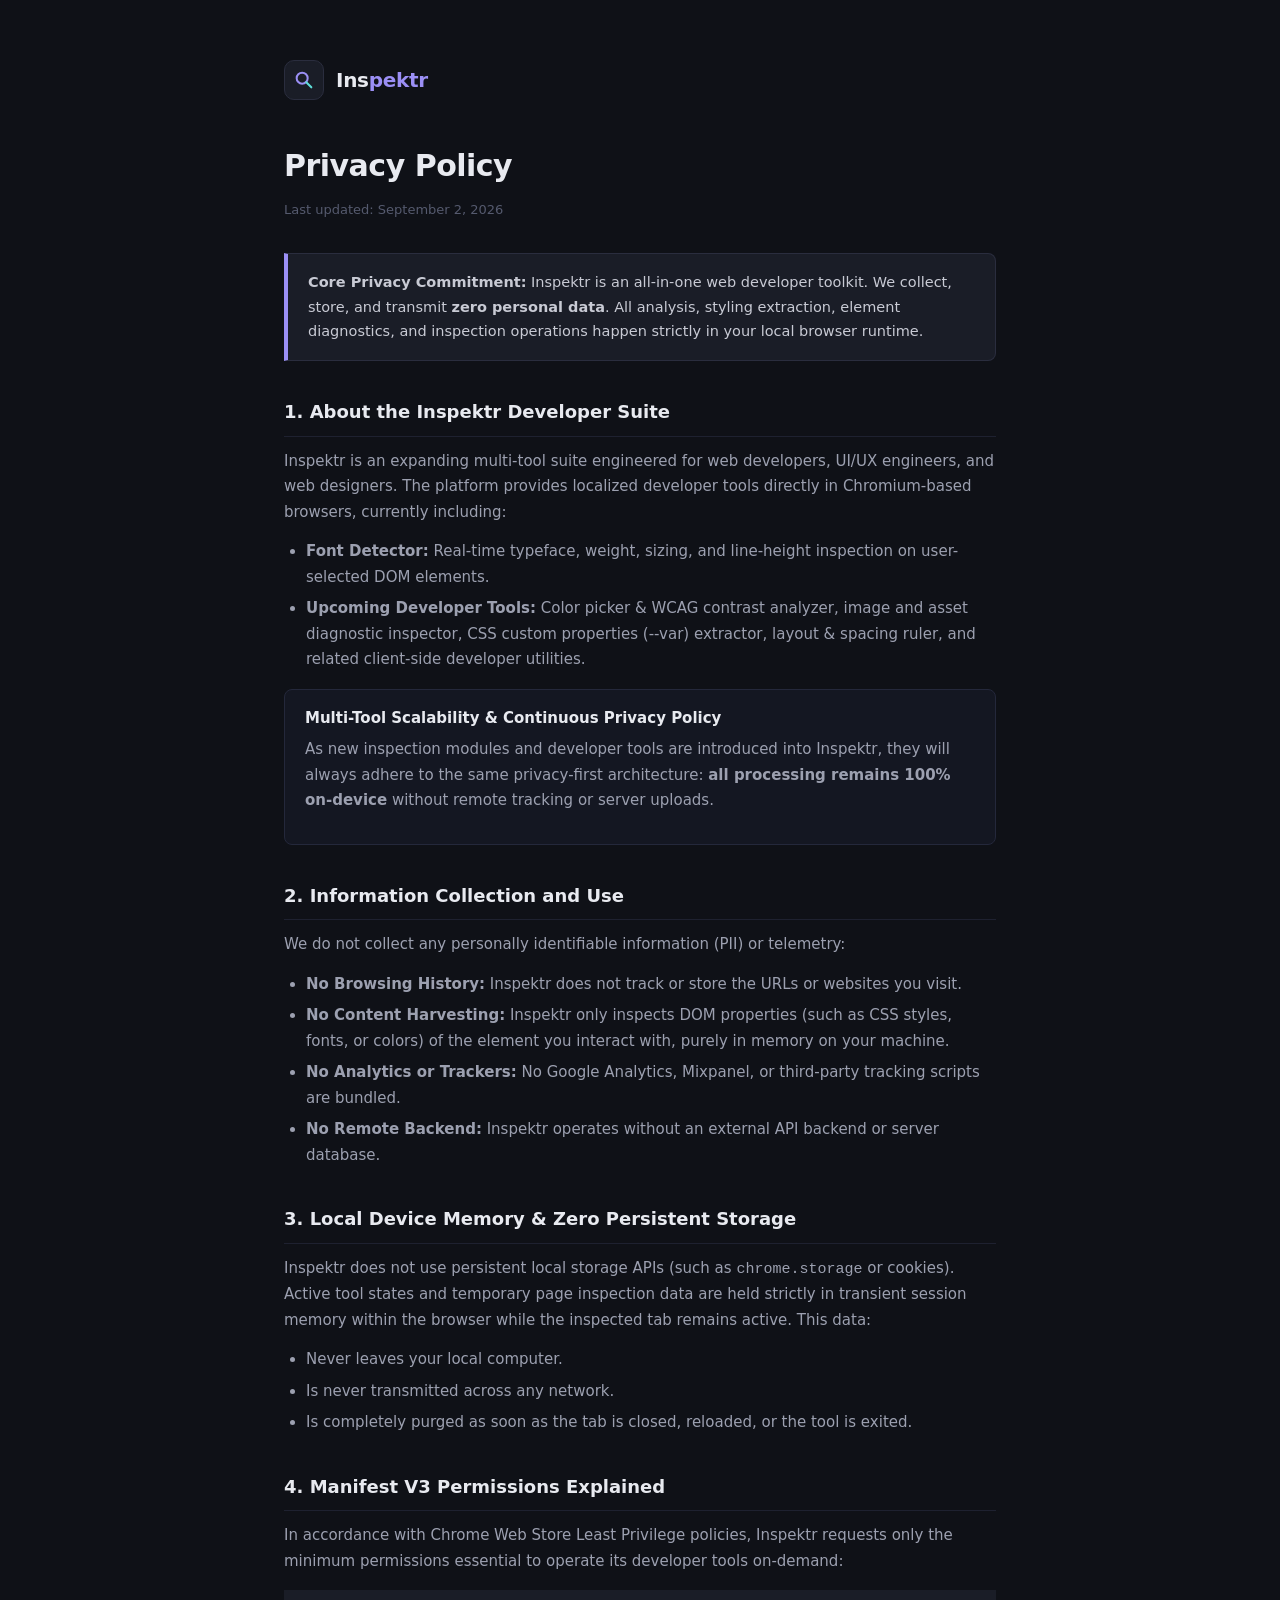
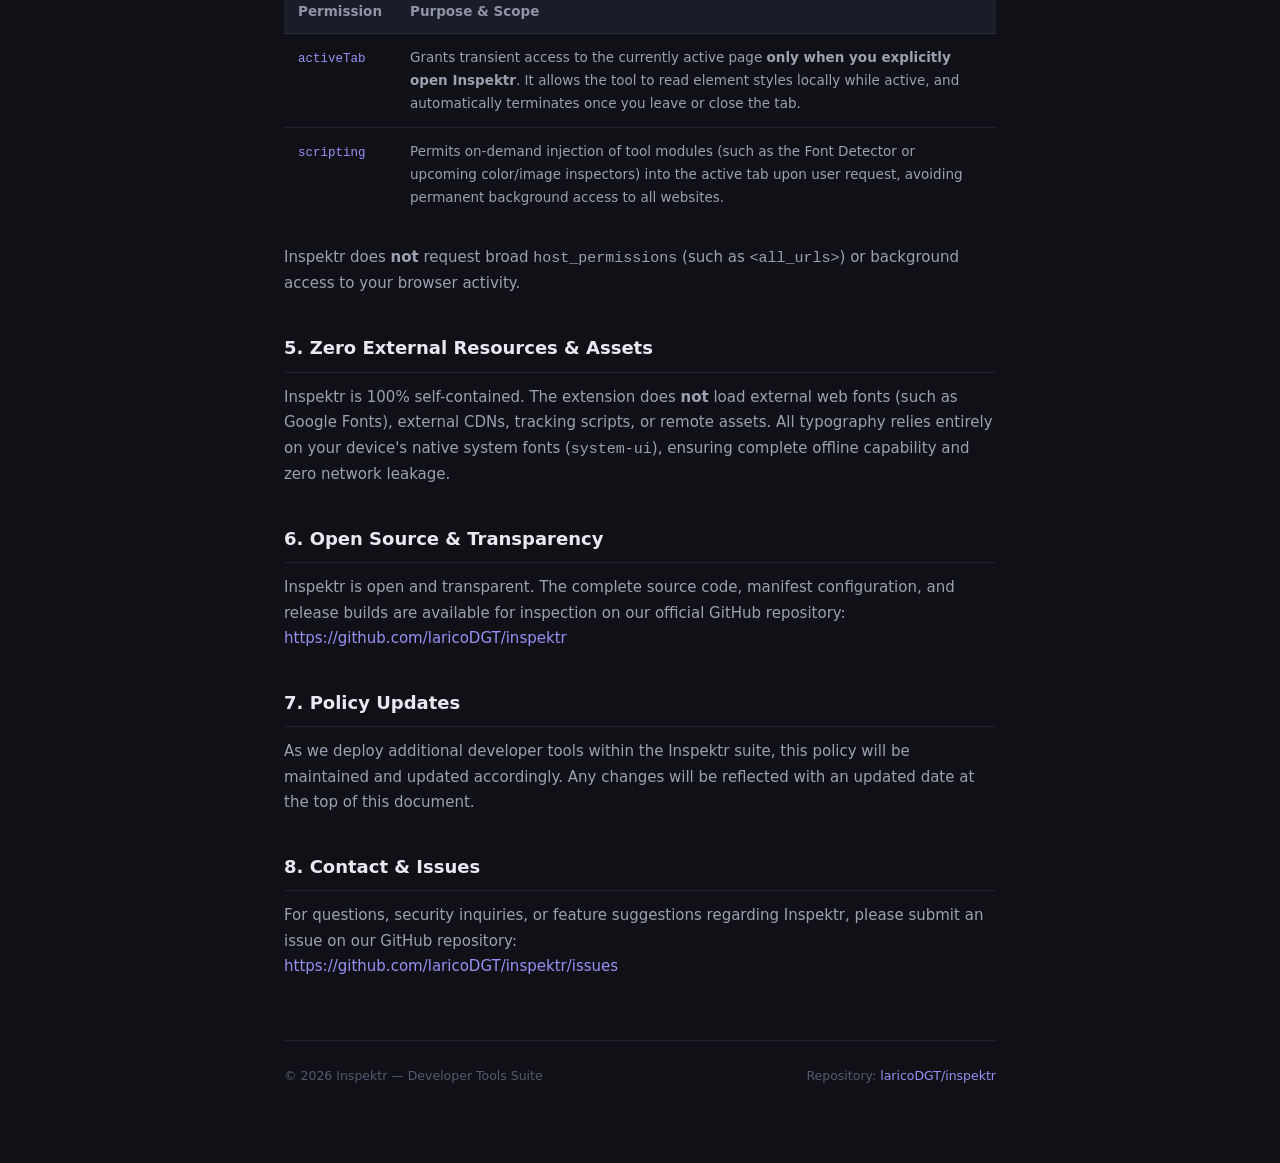
<file: privacy/index.html>
<!DOCTYPE html>
<html lang="en">
<head>
  <meta charset="UTF-8" />
  <meta name="viewport" content="width=device-width, initial-scale=1.0" />
  <title>Inspektr — Privacy Policy</title>
  <style>
    *, *::before, *::after { box-sizing: border-box; margin: 0; padding: 0; }

    body {
      font-family: system-ui, -apple-system, sans-serif;
      background: #0F1117;
      color: #C8CAD4;
      line-height: 1.7;
      font-size: 15px;
      -webkit-font-smoothing: antialiased;
    }

    .container {
      max-width: 760px;
      margin: 0 auto;
      padding: 60px 24px 80px;
    }

    .logo {
      display: flex;
      align-items: center;
      gap: 12px;
      margin-bottom: 40px;
    }

    .logo-icon {
      width: 40px;
      height: 40px;
      background: #1A1D27;
      border: 1px solid #2A2D3E;
      border-radius: 10px;
      display: flex;
      align-items: center;
      justify-content: center;
    }

    .logo-name {
      font-size: 20px;
      font-weight: 700;
      color: #E8EAF0;
      letter-spacing: -0.3px;
    }

    .logo-name span { color: #9B8FF5; }

    h1 {
      font-size: 30px;
      font-weight: 700;
      color: #E8EAF0;
      letter-spacing: -0.5px;
      margin-bottom: 8px;
    }

    .updated {
      font-size: 13px;
      color: #555A6E;
      margin-bottom: 32px;
    }

    h2 {
      font-size: 18px;
      font-weight: 600;
      color: #E8EAF0;
      margin: 36px 0 12px;
      padding-bottom: 8px;
      border-bottom: 1px solid #1E2130;
    }

    p { margin-bottom: 14px; color: #9CA0B0; }

    ul {
      margin: 8px 0 16px 22px;
      color: #9CA0B0;
    }
    ul li { margin-bottom: 6px; }

    .highlight {
      background: #1A1D27;
      border: 1px solid #2A2D3E;
      border-left: 4px solid #9B8FF5;
      border-radius: 0 8px 8px 0;
      padding: 16px 20px;
      margin: 24px 0;
      color: #C8CAD4;
      font-size: 14.5px;
    }

    .suite-card {
      background: #141722;
      border: 1px solid #24283B;
      border-radius: 8px;
      padding: 16px 20px;
      margin: 16px 0 20px;
    }

    .suite-card h3 {
      font-size: 15px;
      color: #E8EAF0;
      margin-bottom: 6px;
    }

    .permission-table {
      width: 100%;
      border-collapse: collapse;
      margin: 16px 0 24px;
      font-size: 13.5px;
    }

    .permission-table th {
      text-align: left;
      padding: 10px 14px;
      background: #1A1D27;
      color: #8E93A6;
      font-weight: 600;
      border-bottom: 1px solid #2A2D3E;
    }

    .permission-table td {
      padding: 12px 14px;
      border-bottom: 1px solid #1E2130;
      color: #9CA0B0;
      vertical-align: top;
    }

    .permission-table tr:last-child td { border-bottom: none; }

    .permission-name {
      font-family: 'JetBrains Mono', 'Fira Code', monospace;
      color: #9B8FF5;
      font-size: 12.5px;
      white-space: nowrap;
    }

    a { color: #9B8FF5; text-decoration: none; }
    a:hover { text-decoration: underline; }

    footer {
      margin-top: 60px;
      padding-top: 24px;
      border-top: 1px solid #1E2130;
      font-size: 12.5px;
      color: #555A6E;
      display: flex;
      justify-content: space-between;
      flex-wrap: wrap;
      gap: 12px;
    }
  </style>
</head>
<body>
  <div class="container">

    <!-- Header Logo -->
    <div class="logo">
      <div class="logo-icon">
        <svg width="22" height="22" viewBox="0 0 24 24" fill="none">
          <circle cx="10" cy="10" r="6" stroke="#9B8FF5" stroke-width="2.2"/>
          <line x1="14.5" y1="14.5" x2="20" y2="20" stroke="#5FDDD8" stroke-width="2.2" stroke-linecap="round"/>
        </svg>
      </div>
      <span class="logo-name">Ins<span>pektr</span></span>
    </div>

    <h1>Privacy Policy</h1>
    <p class="updated">Last updated: September 2, 2026</p>

    <div class="highlight">
      <strong>Core Privacy Commitment:</strong> Inspektr is an all-in-one web developer toolkit. We collect, store, and transmit <strong>zero personal data</strong>. All analysis, styling extraction, element diagnostics, and inspection operations happen strictly in your local browser runtime.
    </div>

    <h2>1. About the Inspektr Developer Suite</h2>
    <p>
      Inspektr is an expanding multi-tool suite engineered for web developers, UI/UX engineers, and web designers. The platform provides localized developer tools directly in Chromium-based browsers, currently including:
    </p>
    <ul>
      <li><strong>Font Detector:</strong> Real-time typeface, weight, sizing, and line-height inspection on user-selected DOM elements.</li>
      <li><strong>Upcoming Developer Tools:</strong> Color picker & WCAG contrast analyzer, image and asset diagnostic inspector, CSS custom properties (--var) extractor, layout & spacing ruler, and related client-side developer utilities.</li>
    </ul>
    <div class="suite-card">
      <h3>Multi-Tool Scalability & Continuous Privacy Policy</h3>
      <p>
        As new inspection modules and developer tools are introduced into Inspektr, they will always adhere to the same privacy-first architecture: <strong>all processing remains 100% on-device</strong> without remote tracking or server uploads.
      </p>
    </div>

    <h2>2. Information Collection and Use</h2>
    <p>We do not collect any personally identifiable information (PII) or telemetry:</p>
    <ul>
      <li><strong>No Browsing History:</strong> Inspektr does not track or store the URLs or websites you visit.</li>
      <li><strong>No Content Harvesting:</strong> Inspektr only inspects DOM properties (such as CSS styles, fonts, or colors) of the element you interact with, purely in memory on your machine.</li>
      <li><strong>No Analytics or Trackers:</strong> No Google Analytics, Mixpanel, or third-party tracking scripts are bundled.</li>
      <li><strong>No Remote Backend:</strong> Inspektr operates without an external API backend or server database.</li>
    </ul>

    <h2>3. Local Device Memory & Zero Persistent Storage</h2>
    <p>
      Inspektr does not use persistent local storage APIs (such as <code>chrome.storage</code> or cookies). Active tool states and temporary page inspection data are held strictly in transient session memory within the browser while the inspected tab remains active. This data:
    </p>
    <ul>
      <li>Never leaves your local computer.</li>
      <li>Is never transmitted across any network.</li>
      <li>Is completely purged as soon as the tab is closed, reloaded, or the tool is exited.</li>
    </ul>

    <h2>4. Manifest V3 Permissions Explained</h2>
    <p>
      In accordance with Chrome Web Store Least Privilege policies, Inspektr requests only the minimum permissions essential to operate its developer tools on-demand:
    </p>

    <table class="permission-table">
      <tr>
        <th>Permission</th>
        <th>Purpose & Scope</th>
      </tr>
      <tr>
        <td><span class="permission-name">activeTab</span></td>
        <td>
          Grants transient access to the currently active page <strong>only when you explicitly open Inspektr</strong>. It allows the tool to read element styles locally while active, and automatically terminates once you leave or close the tab.
        </td>
      </tr>
      <tr>
        <td><span class="permission-name">scripting</span></td>
        <td>
          Permits on-demand injection of tool modules (such as the Font Detector or upcoming color/image inspectors) into the active tab upon user request, avoiding permanent background access to all websites.
        </td>
      </tr>
    </table>

    <p>
      Inspektr does <strong>not</strong> request broad <code>host_permissions</code> (such as <code>&lt;all_urls&gt;</code>) or background access to your browser activity.
    </p>

    <h2>5. Zero External Resources & Assets</h2>
    <p>
      Inspektr is 100% self-contained. The extension does <strong>not</strong> load external web fonts (such as Google Fonts), external CDNs, tracking scripts, or remote assets. All typography relies entirely on your device's native system fonts (<code>system-ui</code>), ensuring complete offline capability and zero network leakage.
    </p>

    <h2>6. Open Source & Transparency</h2>
    <p>
      Inspektr is open and transparent. The complete source code, manifest configuration, and release builds are available for inspection on our official GitHub repository:
      <br/>
      <a href="https://github.com/laricoDGT/inspektr" target="_blank" rel="noopener">
        https://github.com/laricoDGT/inspektr
      </a>
    </p>

    <h2>7. Policy Updates</h2>
    <p>
      As we deploy additional developer tools within the Inspektr suite, this policy will be maintained and updated accordingly. Any changes will be reflected with an updated date at the top of this document.
    </p>

    <h2>8. Contact & Issues</h2>
    <p>
      For questions, security inquiries, or feature suggestions regarding Inspektr, please submit an issue on our GitHub repository:
      <br/>
      <a href="https://github.com/laricoDGT/inspektr/issues" target="_blank" rel="noopener">
        https://github.com/laricoDGT/inspektr/issues
      </a>
    </p>

    <footer>
      <span>&copy; 2026 Inspektr — Developer Tools Suite</span>
      <span>Repository: <a href="https://github.com/laricoDGT/inspektr" target="_blank" rel="noopener">laricoDGT/inspektr</a></span>
    </footer>

  </div>
</body>
</html>
</file>
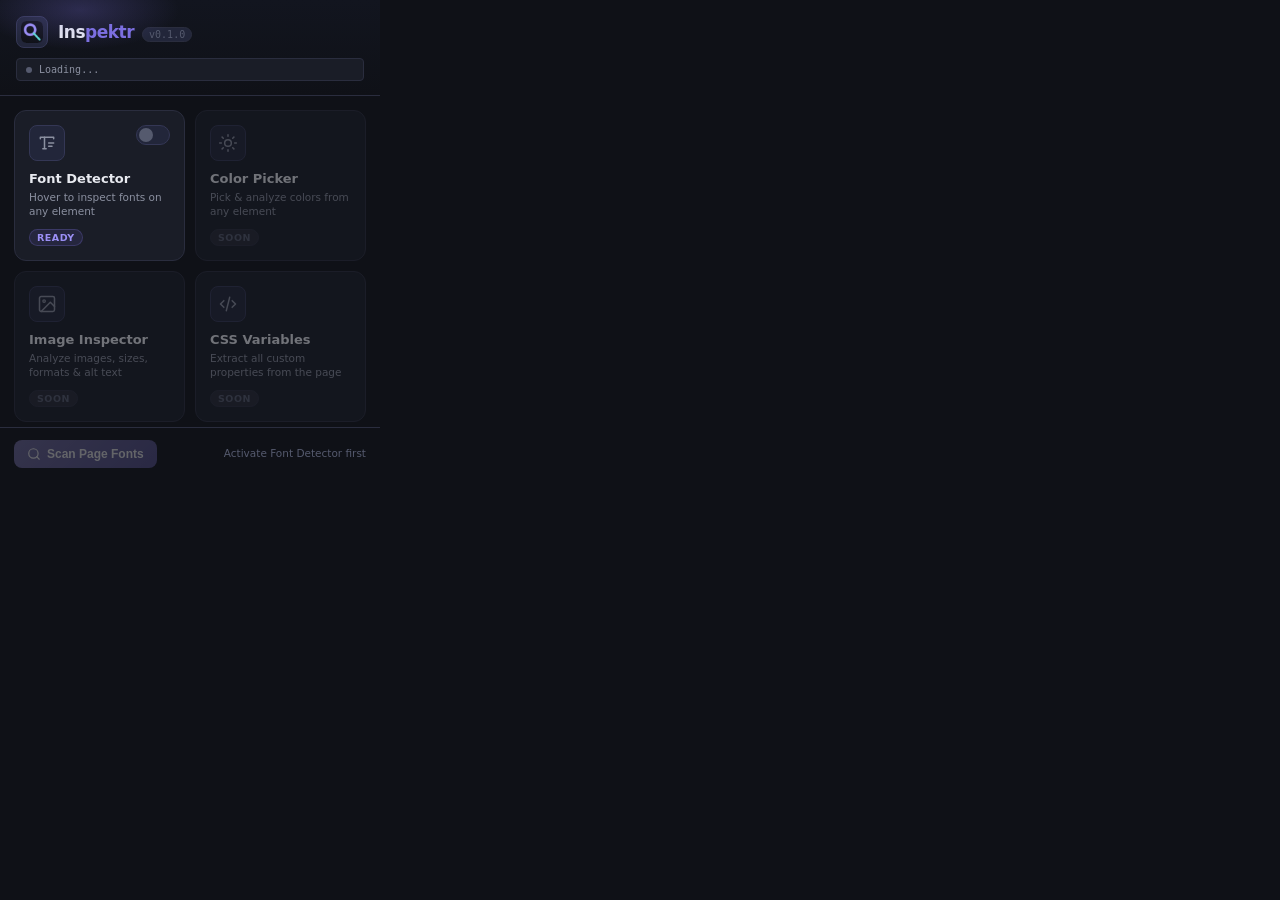
<file: popup/popup.html>
<!DOCTYPE html>
<html lang="en">
<head>
  <meta charset="UTF-8" />
  <meta name="viewport" content="width=device-width, initial-scale=1.0" />
  <title>Inspektr — Developer Toolkit</title>
  <link rel="stylesheet" href="popup.css" />
</head>
<body>

  <!-- ═══════════════════════════════════════ HEADER ═══ -->
  <header class="header">
    <div class="header-logo">
      <div class="logo-icon" aria-hidden="true">
        <img src="../assets/icons/icon32.png" alt="Inspektr" width="22" height="22" />
      </div>
      <div class="logo-text">
        <span class="logo-name">Ins<span class="logo-accent">pektr</span></span>
        <span class="logo-version">v0.1.0</span>
      </div>
    </div>
    <div class="header-tab" id="current-tab-info">
      <span class="tab-dot" id="tab-dot"></span>
      <span class="tab-url" id="tab-url">Loading...</span>
    </div>
  </header>

  <!-- ═══════════════════════════════════════ TOOLS ════ -->
  <main class="tools-grid">

    <!-- Font Detector -->
    <div class="tool-card" id="tool-font-detector" role="button" tabindex="0" aria-label="Toggle Font Detector">
      <div class="tool-card-header">
        <div class="tool-icon-wrap">
          <svg class="tool-icon" width="20" height="20" viewBox="0 0 24 24" fill="none" xmlns="http://www.w3.org/2000/svg">
            <path d="M4 7V5h16v2" stroke="currentColor" stroke-width="1.8" stroke-linecap="round" stroke-linejoin="round"/>
            <path d="M9 5v14m0 0h-2m2 0h2" stroke="currentColor" stroke-width="1.8" stroke-linecap="round" stroke-linejoin="round"/>
            <path d="M14 12h6M14 16h4" stroke="currentColor" stroke-width="1.8" stroke-linecap="round" stroke-linejoin="round"/>
          </svg>
        </div>
        <div class="tool-toggle" id="font-detector-toggle" role="switch" aria-checked="false">
          <span class="toggle-knob"></span>
        </div>
      </div>
      <div class="tool-info">
        <p class="tool-name">Font Detector</p>
        <p class="tool-desc">Hover to inspect fonts on any element</p>
      </div>
      <div class="tool-badge ready-badge" id="font-detector-badge">Ready</div>
    </div>

    <!-- Color Picker — COMING SOON -->
    <div class="tool-card coming-soon" aria-disabled="true" aria-label="Color Picker (coming soon)">
      <div class="tool-card-header">
        <div class="tool-icon-wrap">
          <svg class="tool-icon" width="20" height="20" viewBox="0 0 24 24" fill="none" xmlns="http://www.w3.org/2000/svg">
            <circle cx="12" cy="12" r="4" stroke="currentColor" stroke-width="1.8"/>
            <path d="M12 2v2M12 20v2M2 12h2M20 12h2M4.93 4.93l1.41 1.41M17.66 17.66l1.41 1.41M4.93 19.07l1.41-1.41M17.66 6.34l1.41-1.41" stroke="currentColor" stroke-width="1.8" stroke-linecap="round"/>
          </svg>
        </div>
      </div>
      <div class="tool-info">
        <p class="tool-name">Color Picker</p>
        <p class="tool-desc">Pick & analyze colors from any element</p>
      </div>
      <div class="tool-badge soon-badge">Soon</div>
    </div>

    <!-- Image Inspector — COMING SOON -->
    <div class="tool-card coming-soon" aria-disabled="true" aria-label="Image Inspector (coming soon)">
      <div class="tool-card-header">
        <div class="tool-icon-wrap">
          <svg class="tool-icon" width="20" height="20" viewBox="0 0 24 24" fill="none" xmlns="http://www.w3.org/2000/svg">
            <rect x="3" y="3" width="18" height="18" rx="2" stroke="currentColor" stroke-width="1.8"/>
            <circle cx="8.5" cy="8.5" r="1.5" stroke="currentColor" stroke-width="1.5"/>
            <path d="M21 15l-5-5L5 21" stroke="currentColor" stroke-width="1.8" stroke-linecap="round" stroke-linejoin="round"/>
          </svg>
        </div>
      </div>
      <div class="tool-info">
        <p class="tool-name">Image Inspector</p>
        <p class="tool-desc">Analyze images, sizes, formats & alt text</p>
      </div>
      <div class="tool-badge soon-badge">Soon</div>
    </div>

    <!-- CSS Variables — COMING SOON -->
    <div class="tool-card coming-soon" aria-disabled="true" aria-label="CSS Variables (coming soon)">
      <div class="tool-card-header">
        <div class="tool-icon-wrap">
          <svg class="tool-icon" width="20" height="20" viewBox="0 0 24 24" fill="none" xmlns="http://www.w3.org/2000/svg">
            <path d="M7 8l-4 4 4 4M17 8l4 4-4 4M14 4l-4 16" stroke="currentColor" stroke-width="1.8" stroke-linecap="round" stroke-linejoin="round"/>
          </svg>
        </div>
      </div>
      <div class="tool-info">
        <p class="tool-name">CSS Variables</p>
        <p class="tool-desc">Extract all custom properties from the page</p>
      </div>
      <div class="tool-badge soon-badge">Soon</div>
    </div>

  </main>

  <!-- ═══════════════════════════════════════ SCAN PANEL ══ -->
  <section class="scan-panel" id="scan-panel" hidden>
    <div class="scan-header">
      <span class="scan-title">Fonts on this page</span>
      <button class="scan-close" id="scan-close" aria-label="Close scan results">✕</button>
    </div>
    <ul class="fonts-list" id="fonts-list" role="list">
      <!-- Populated by popup.js -->
    </ul>
  </section>

  <!-- ═══════════════════════════════════════ FOOTER ══════ -->
  <footer class="footer">
    <button class="scan-btn" id="scan-page-btn" disabled>
      <svg width="14" height="14" viewBox="0 0 24 24" fill="none" xmlns="http://www.w3.org/2000/svg">
        <circle cx="11" cy="11" r="8" stroke="currentColor" stroke-width="2"/>
        <path d="M21 21l-4.35-4.35" stroke="currentColor" stroke-width="2" stroke-linecap="round"/>
      </svg>
      Scan Page Fonts
    </button>
    <span class="footer-hint" id="footer-hint">Activate Font Detector first</span>
  </footer>

  <script src="popup.js" type="module"></script>
</body>
</html>
</file>
<file: popup/popup.css>
/* =====================================================
   Inspektr Popup — Design System & UI Styles
   ===================================================== */

/* ── Reset & Base ─────────────────────────────────── */
*, *::before, *::after {
  box-sizing: border-box;
  margin: 0;
  padding: 0;
}

:root {
  --bg:           #0F1117;
  --surface:      #1A1D27;
  --surface-2:    #22263A;
  --border:       #2A2D3E;
  --border-light: #343755;
  --accent:       #7C6FE0;
  --accent-2:     #4ECDC4;
  --accent-glow:  rgba(124, 111, 224, 0.25);
  --text:         #E8EAF0;
  --text-muted:   #8B90A0;
  --text-dim:     #555A6E;
  --success:      #10B981;
  --warning:      #F59E0B;
  --danger:       #EF4444;

  --radius-sm:    4px;
  --radius-md:    8px;
  --radius-lg:    12px;
  --radius-xl:    16px;

  --transition:   all 0.2s cubic-bezier(0.4, 0, 0.2, 1);
  --transition-slow: all 0.35s cubic-bezier(0.4, 0, 0.2, 1);
}

html {
  font-size: 14px;
  -webkit-font-smoothing: antialiased;
  -moz-osx-font-smoothing: grayscale;
}

body {
  font-family: system-ui, -apple-system, BlinkMacSystemFont, 'Segoe UI', Roboto, sans-serif;
  background: var(--bg);
  color: var(--text);
  width: 380px;
  min-height: 480px;
  max-height: 600px;
  overflow: hidden;
  display: flex;
  flex-direction: column;
  user-select: none;
}

/* ── Header ───────────────────────────────────────── */
.header {
  display: flex;
  flex-direction: column;
  gap: 10px;
  padding: 16px 16px 14px;
  border-bottom: 1px solid var(--border);
  background: linear-gradient(180deg, #12151F 0%, var(--bg) 100%);
  position: relative;
  overflow: hidden;
}

.header::before {
  content: '';
  position: absolute;
  top: -30px;
  left: -20px;
  width: 200px;
  height: 80px;
  background: radial-gradient(ellipse, var(--accent-glow) 0%, transparent 70%);
  pointer-events: none;
}

.header-logo {
  display: flex;
  align-items: center;
  gap: 10px;
}

.logo-icon {
  width: 32px;
  height: 32px;
  background: var(--surface-2);
  border: 1px solid var(--border-light);
  border-radius: var(--radius-md);
  display: flex;
  align-items: center;
  justify-content: center;
  flex-shrink: 0;
}

.logo-icon img {
  width: 22px;
  height: 22px;
  display: block;
  border-radius: 4px;
}

.logo-text {
  display: flex;
  align-items: baseline;
  gap: 8px;
}

.logo-name {
  font-size: 17px;
  font-weight: 700;
  letter-spacing: -0.5px;
  color: var(--text);
}

.logo-accent {
  color: var(--accent);
}

.logo-version {
  font-size: 10px;
  font-weight: 500;
  color: var(--text-dim);
  background: var(--surface-2);
  border: 1px solid var(--border);
  padding: 1px 6px;
  border-radius: 99px;
  font-family: ui-monospace, SFMono-Regular, Menlo, Monaco, Consolas, monospace;
}

.header-tab {
  display: flex;
  align-items: center;
  gap: 7px;
  background: var(--surface);
  border: 1px solid var(--border);
  border-radius: var(--radius-sm);
  padding: 5px 9px;
}

.tab-dot {
  width: 6px;
  height: 6px;
  border-radius: 50%;
  background: var(--text-dim);
  flex-shrink: 0;
  transition: var(--transition);
}

.tab-dot.active {
  background: var(--success);
  box-shadow: 0 0 6px var(--success);
}

.tab-url {
  font-family: ui-monospace, SFMono-Regular, Menlo, Monaco, Consolas, monospace;
  font-size: 10px;
  color: var(--text-muted);
  white-space: nowrap;
  overflow: hidden;
  text-overflow: ellipsis;
  max-width: 300px;
}

/* ── Tools Grid ───────────────────────────────────── */
.tools-grid {
  display: grid;
  grid-template-columns: 1fr 1fr;
  gap: 10px;
  padding: 14px 14px 0;
  overflow-y: auto;
}

/* ── Tool Card ────────────────────────────────────── */
.tool-card {
  background: var(--surface);
  border: 1px solid var(--border);
  border-radius: var(--radius-lg);
  padding: 14px;
  cursor: pointer;
  transition: var(--transition);
  position: relative;
  overflow: hidden;
  display: flex;
  flex-direction: column;
  gap: 10px;
  outline: none;
}

.tool-card::after {
  content: '';
  position: absolute;
  inset: 0;
  border-radius: inherit;
  opacity: 0;
  transition: opacity 0.2s;
  background: linear-gradient(135deg, var(--accent-glow) 0%, transparent 60%);
}

.tool-card:hover:not(.coming-soon)::after {
  opacity: 1;
}

.tool-card:hover:not(.coming-soon) {
  border-color: var(--accent);
  transform: translateY(-1px);
  box-shadow: 0 4px 20px rgba(124, 111, 224, 0.15);
}

.tool-card:focus-visible:not(.coming-soon) {
  border-color: var(--accent);
  box-shadow: 0 0 0 2px var(--accent-glow);
}

/* Active state */
.tool-card.enabled {
  border-color: var(--accent);
  background: linear-gradient(135deg, #1E1B36 0%, var(--surface) 100%);
  box-shadow: 0 0 0 1px var(--accent), 0 4px 20px rgba(124, 111, 224, 0.2);
}

/* Coming soon */
.tool-card.coming-soon {
  opacity: 0.45;
  cursor: not-allowed;
}

.tool-card.coming-soon:hover {
  transform: none;
}

/* ── Tool Card Header ─────────────────────────────── */
.tool-card-header {
  display: flex;
  align-items: flex-start;
  justify-content: space-between;
}

.tool-icon-wrap {
  width: 36px;
  height: 36px;
  background: var(--surface-2);
  border: 1px solid var(--border-light);
  border-radius: var(--radius-md);
  display: flex;
  align-items: center;
  justify-content: center;
  color: var(--text-muted);
  transition: var(--transition);
}

.tool-card.enabled .tool-icon-wrap {
  background: rgba(124, 111, 224, 0.15);
  border-color: rgba(124, 111, 224, 0.4);
  color: var(--accent);
}

/* ── Toggle Switch ────────────────────────────────── */
.tool-toggle {
  width: 34px;
  height: 20px;
  background: var(--surface-2);
  border: 1px solid var(--border-light);
  border-radius: 99px;
  cursor: pointer;
  transition: var(--transition);
  position: relative;
  flex-shrink: 0;
}

.toggle-knob {
  position: absolute;
  top: 2px;
  left: 2px;
  width: 14px;
  height: 14px;
  background: var(--text-dim);
  border-radius: 50%;
  transition: var(--transition);
}

.tool-card.enabled .tool-toggle {
  background: var(--accent);
  border-color: var(--accent);
}

.tool-card.enabled .toggle-knob {
  left: calc(100% - 16px);
  background: #fff;
  box-shadow: 0 1px 4px rgba(0,0,0,0.3);
}

/* ── Tool Info ────────────────────────────────────── */
.tool-info {
  display: flex;
  flex-direction: column;
  gap: 3px;
}

.tool-name {
  font-size: 13px;
  font-weight: 600;
  color: var(--text);
  line-height: 1.2;
}

.tool-desc {
  font-size: 10.5px;
  color: var(--text-muted);
  line-height: 1.4;
}

/* ── Badges ───────────────────────────────────────── */
.tool-badge {
  display: inline-flex;
  align-items: center;
  font-size: 9.5px;
  font-weight: 600;
  letter-spacing: 0.5px;
  text-transform: uppercase;
  padding: 2px 7px;
  border-radius: 99px;
  width: fit-content;
}

.active-badge {
  background: rgba(16, 185, 129, 0.15);
  color: var(--success);
  border: 1px solid rgba(16, 185, 129, 0.3);
}

.ready-badge {
  background: rgba(124, 111, 224, 0.12);
  color: var(--accent-light, #9B8FF5);
  border: 1px solid rgba(124, 111, 224, 0.25);
}

.soon-badge {
  background: rgba(91, 93, 110, 0.2);
  color: var(--text-dim);
  border: 1px solid var(--border);
}

/* ── Scan Panel ───────────────────────────────────── */
.scan-panel {
  margin: 12px 14px 0;
  background: var(--surface);
  border: 1px solid var(--border);
  border-radius: var(--radius-lg);
  overflow: hidden;
  animation: slideDown 0.25s cubic-bezier(0.4, 0, 0.2, 1);
}

.scan-panel[hidden] {
  display: none;
}

@keyframes slideDown {
  from { opacity: 0; transform: translateY(-8px); }
  to   { opacity: 1; transform: translateY(0); }
}

.scan-header {
  display: flex;
  align-items: center;
  justify-content: space-between;
  padding: 10px 14px;
  border-bottom: 1px solid var(--border);
}

.scan-title {
  font-size: 11.5px;
  font-weight: 600;
  color: var(--text-muted);
  text-transform: uppercase;
  letter-spacing: 0.5px;
}

.scan-close {
  background: none;
  border: none;
  color: var(--text-dim);
  cursor: pointer;
  font-size: 13px;
  padding: 2px 4px;
  border-radius: var(--radius-sm);
  transition: var(--transition);
  line-height: 1;
}

.scan-close:hover {
  color: var(--text);
  background: var(--surface-2);
}

.fonts-list {
  list-style: none;
  max-height: 160px;
  overflow-y: auto;
  padding: 6px 0;
}

.fonts-list::-webkit-scrollbar { width: 4px; }
.fonts-list::-webkit-scrollbar-track { background: transparent; }
.fonts-list::-webkit-scrollbar-thumb { background: var(--border-light); border-radius: 2px; }

.font-item {
  display: flex;
  align-items: center;
  justify-content: space-between;
  padding: 7px 14px;
  gap: 8px;
  cursor: default;
  transition: background 0.15s;
}

.font-item:hover {
  background: var(--surface-2);
}

.font-item-name {
  font-family: ui-monospace, SFMono-Regular, Menlo, Monaco, Consolas, monospace;
  font-size: 12px;
  color: var(--text);
  font-weight: 500;
}

.font-item-source {
  font-size: 10px;
  padding: 2px 7px;
  border-radius: 99px;
  font-weight: 500;
  white-space: nowrap;
}

.font-item-source.google { color: #4285F4; background: rgba(66,133,244,0.12); border: 1px solid rgba(66,133,244,0.25); }
.font-item-source.system { color: var(--text-dim); background: var(--surface-2); border: 1px solid var(--border); }
.font-item-source.web    { color: var(--accent-2); background: rgba(78,205,196,0.12); border: 1px solid rgba(78,205,196,0.25); }

.font-item-count {
  font-size: 10px;
  color: var(--text-dim);
  font-family: ui-monospace, SFMono-Regular, Menlo, Monaco, Consolas, monospace;
  min-width: 28px;
  text-align: right;
}

/* Loading state */
.scan-loading {
  text-align: center;
  padding: 20px;
  color: var(--text-dim);
  font-size: 12px;
}

.scan-loading::after {
  content: '';
  display: inline-block;
  width: 16px;
  height: 16px;
  border: 2px solid var(--border-light);
  border-top-color: var(--accent);
  border-radius: 50%;
  animation: spin 0.6s linear infinite;
  vertical-align: middle;
  margin-left: 8px;
}

@keyframes spin {
  to { transform: rotate(360deg); }
}

/* ── Footer ───────────────────────────────────────── */
.footer {
  margin-top: auto;
  padding: 12px 14px;
  border-top: 1px solid var(--border);
  display: flex;
  align-items: center;
  justify-content: space-between;
  gap: 8px;
}

.scan-btn {
  display: flex;
  align-items: center;
  gap: 6px;
  background: linear-gradient(135deg, var(--accent) 0%, #5B4FD3 100%);
  color: #fff;
  border: none;
  border-radius: var(--radius-md);
  padding: 7px 13px;
  font-family: 'Inter', sans-serif;
  font-size: 12px;
  font-weight: 600;
  cursor: pointer;
  transition: var(--transition);
  white-space: nowrap;
}

.scan-btn:hover:not(:disabled) {
  transform: translateY(-1px);
  box-shadow: 0 4px 14px rgba(124, 111, 224, 0.4);
  filter: brightness(1.1);
}

.scan-btn:active:not(:disabled) {
  transform: translateY(0);
}

.scan-btn:disabled {
  opacity: 0.35;
  cursor: not-allowed;
  filter: grayscale(0.5);
}

.footer-hint {
  font-size: 10.5px;
  color: var(--text-dim);
  text-align: right;
  line-height: 1.3;
}

/* ── Scrollbar global ─────────────────────────────── */
.tools-grid::-webkit-scrollbar { width: 4px; }
.tools-grid::-webkit-scrollbar-track { background: transparent; }
.tools-grid::-webkit-scrollbar-thumb { background: var(--border-light); border-radius: 2px; }
</file>
